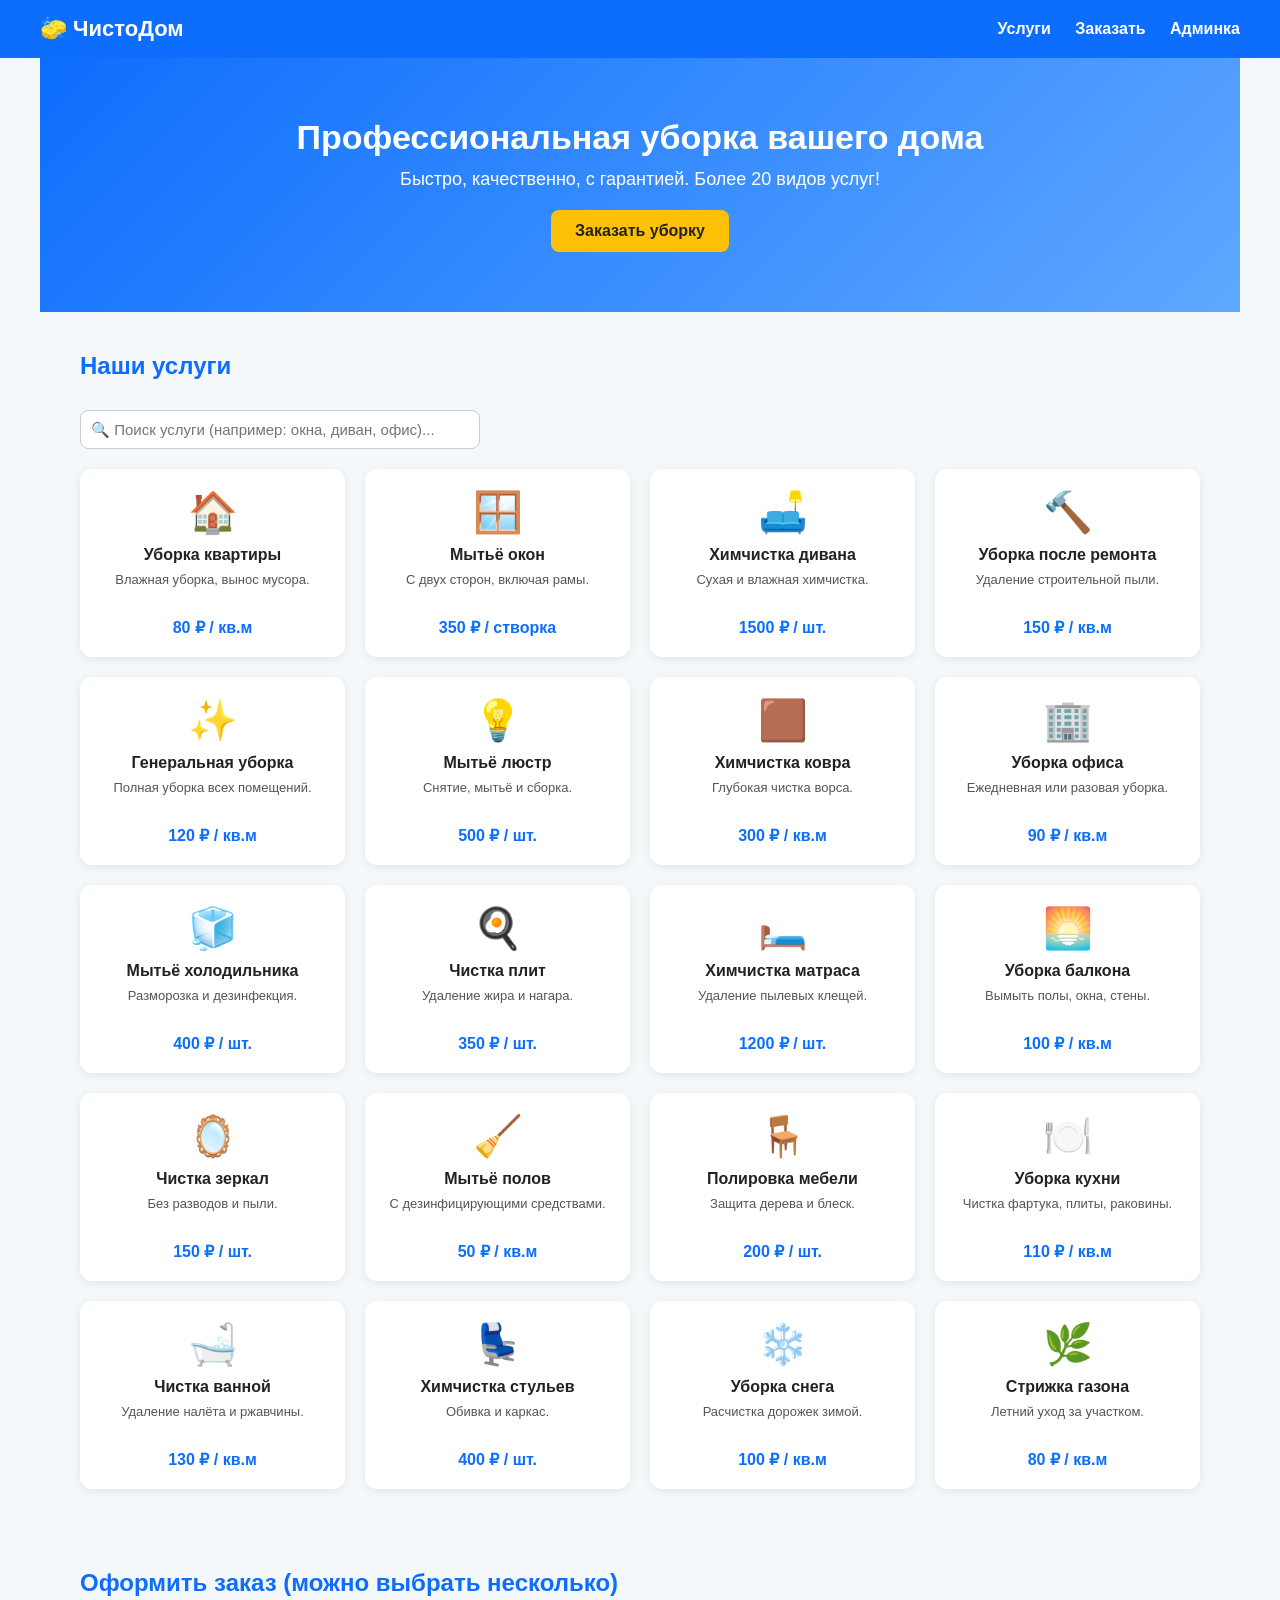
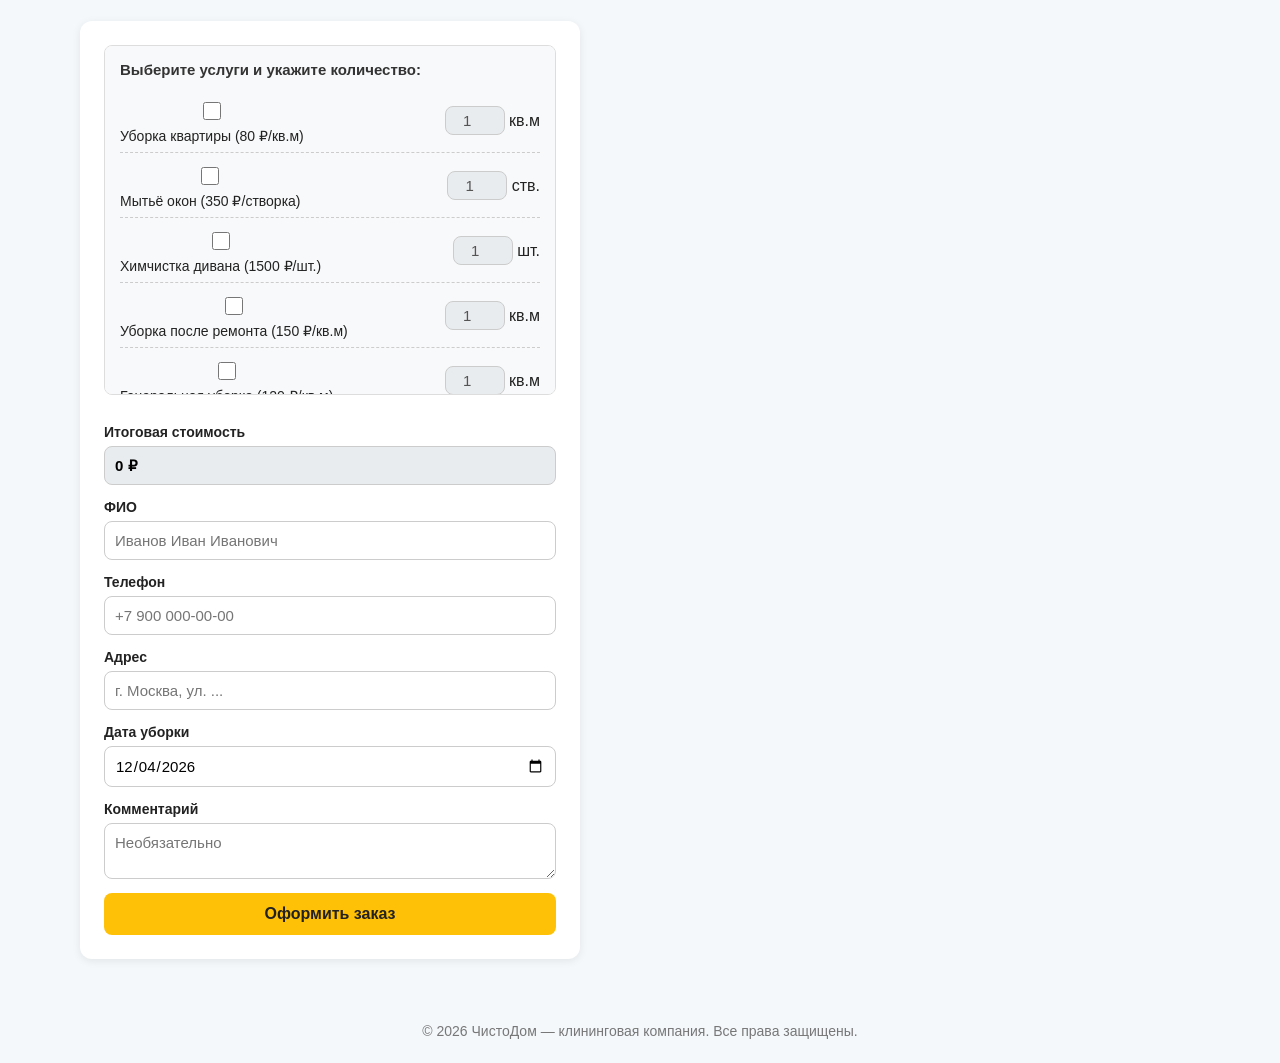
<file: index.html>
<!DOCTYPE html>
<html lang="ru">
<head>
<meta charset="UTF-8">
<meta name="viewport" content="width=device-width, initial-scale=1.0">
<title>ЧистоДом — клининговая компания</title>
<link rel="stylesheet" href="style.css">
</head>
<body>

<header>
  <div class="logo">🧽 ЧистоДом</div>
  <nav>
    <a href="#services">Услуги</a>
    <a href="#order">Заказать</a>
    <a href="admin.html">Админка</a>
  </nav>
</header>

<section class="hero">
  <h1>Профессиональная уборка вашего дома</h1>
  <p>Быстро, качественно, с гарантией. Более 20 видов услуг!</p>
  <a href="#order" class="btn">Заказать уборку</a>
</section>

<section id="services">
  <h2>Наши услуги</h2>
  <input type="text" id="search" placeholder="🔍 Поиск услуги (например: окна, диван, офис)..." class="search-input">
  
  <div class="cards" id="servicesList">
    <div class="card"><div class="icon">🏠</div><h3>Уборка квартиры</h3><p>Влажная уборка, вынос мусора.</p><span>80 ₽ / кв.м</span></div>
    <div class="card"><div class="icon">🪟</div><h3>Мытьё окон</h3><p>С двух сторон, включая рамы.</p><span>350 ₽ / створка</span></div>
    <div class="card"><div class="icon">🛋️</div><h3>Химчистка дивана</h3><p>Сухая и влажная химчистка.</p><span>1500 ₽ / шт.</span></div>
    <div class="card"><div class="icon">🔨</div><h3>Уборка после ремонта</h3><p>Удаление строительной пыли.</p><span>150 ₽ / кв.м</span></div>
    <div class="card"><div class="icon">✨</div><h3>Генеральная уборка</h3><p>Полная уборка всех помещений.</p><span>120 ₽ / кв.м</span></div>
    <div class="card"><div class="icon">💡</div><h3>Мытьё люстр</h3><p>Снятие, мытьё и сборка.</p><span>500 ₽ / шт.</span></div>
    <div class="card"><div class="icon">🟫</div><h3>Химчистка ковра</h3><p>Глубокая чистка ворса.</p><span>300 ₽ / кв.м</span></div>
    <div class="card"><div class="icon">🏢</div><h3>Уборка офиса</h3><p>Ежедневная или разовая уборка.</p><span>90 ₽ / кв.м</span></div>
    <div class="card"><div class="icon">🧊</div><h3>Мытьё холодильника</h3><p>Разморозка и дезинфекция.</p><span>400 ₽ / шт.</span></div>
    <div class="card"><div class="icon">🍳</div><h3>Чистка плит</h3><p>Удаление жира и нагара.</p><span>350 ₽ / шт.</span></div>
    <div class="card"><div class="icon">🛏️</div><h3>Химчистка матраса</h3><p>Удаление пылевых клещей.</p><span>1200 ₽ / шт.</span></div>
    <div class="card"><div class="icon">🌅</div><h3>Уборка балкона</h3><p>Вымыть полы, окна, стены.</p><span>100 ₽ / кв.м</span></div>
    <div class="card"><div class="icon">🪞</div><h3>Чистка зеркал</h3><p>Без разводов и пыли.</p><span>150 ₽ / шт.</span></div>
    <div class="card"><div class="icon">🧹</div><h3>Мытьё полов</h3><p>С дезинфицирующими средствами.</p><span>50 ₽ / кв.м</span></div>
    <div class="card"><div class="icon">🪑</div><h3>Полировка мебели</h3><p>Защита дерева и блеск.</p><span>200 ₽ / шт.</span></div>
    <div class="card"><div class="icon">🍽️</div><h3>Уборка кухни</h3><p>Чистка фартука, плиты, раковины.</p><span>110 ₽ / кв.м</span></div>
    <div class="card"><div class="icon">🛁</div><h3>Чистка ванной</h3><p>Удаление налёта и ржавчины.</p><span>130 ₽ / кв.м</span></div>
    <div class="card"><div class="icon">💺</div><h3>Химчистка стульев</h3><p>Обивка и каркас.</p><span>400 ₽ / шт.</span></div>
    <div class="card"><div class="icon">❄️</div><h3>Уборка снега</h3><p>Расчистка дорожек зимой.</p><span>100 ₽ / кв.м</span></div>
    <div class="card"><div class="icon">🌿</div><h3>Стрижка газона</h3><p>Летний уход за участком.</p><span>80 ₽ / кв.м</span></div>
  </div>
</section>

<section id="order">
  <h2>Оформить заказ (можно выбрать несколько)</h2>
  
  <!-- ВОТ ЗДЕСЬ НАСТРОЙКА ОТПРАВКИ НА ПОЧТУ -->
  <form id="orderForm" action="https://formsubmit.co/gnarovdmitrij@gmail.com" method="POST">
    
    <!-- Скрытые поля для FormSubmit -->
    <input type="hidden" name="_subject" value="Новый заказ с сайта ЧистоДом!">
    <input type="hidden" name="_captcha" value="false">
    <input type="hidden" name="_template" value="table">
    <input type="hidden" name="_next" value="https://knovster.github.io/cleaning-site/">
    
    <!-- Поле для отправки услуг (сюда скрипт запишет выбранные чекбоксы) -->
    <input type="hidden" name="Выбранные_услуги" id="hiddenServices">

    <div class="multi-select-box">
      <p class="multi-title">Выберите услуги и укажите количество:</p>
      
      <div class="service-row">
        <label><input type="checkbox" class="srv-check" name="Уборка_квартиры" value="Да" data-name="Уборка квартиры" data-price="80" data-unit="кв.м"> Уборка квартиры (80 ₽/кв.м)</label>
        <div class="qty-box"><input type="number" class="srv-qty" name="Уборка_квартиры_колво" min="1" value="1" disabled> <span class="unit-label">кв.м</span></div>
      </div>
      <div class="service-row">
        <label><input type="checkbox" class="srv-check" name="Мытье_окон" value="Да" data-name="Мытьё окон" data-price="350" data-unit="створка"> Мытьё окон (350 ₽/створка)</label>
        <div class="qty-box"><input type="number" class="srv-qty" name="Мытье_окон_колво" min="1" value="1" disabled> <span class="unit-label">ств.</span></div>
      </div>
      <div class="service-row">
        <label><input type="checkbox" class="srv-check" name="Химчистка_дивана" value="Да" data-name="Химчистка дивана" data-price="1500" data-unit="шт."> Химчистка дивана (1500 ₽/шт.)</label>
        <div class="qty-box"><input type="number" class="srv-qty" name="Химчистка_дивана_колво" min="1" value="1" disabled> <span class="unit-label">шт.</span></div>
      </div>
      <div class="service-row">
        <label><input type="checkbox" class="srv-check" name="Уборка_после_ремонта" value="Да" data-name="Уборка после ремонта" data-price="150" data-unit="кв.м"> Уборка после ремонта (150 ₽/кв.м)</label>
        <div class="qty-box"><input type="number" class="srv-qty" name="Уборка_после_ремонта_колво" min="1" value="1" disabled> <span class="unit-label">кв.м</span></div>
      </div>
      <div class="service-row">
        <label><input type="checkbox" class="srv-check" name="Генеральная_уборка" value="Да" data-name="Генеральная уборка" data-price="120" data-unit="кв.м"> Генеральная уборка (120 ₽/кв.м)</label>
        <div class="qty-box"><input type="number" class="srv-qty" name="Генеральная_уборка_колво" min="1" value="1" disabled> <span class="unit-label">кв.м</span></div>
      </div>
      <div class="service-row">
        <label><input type="checkbox" class="srv-check" name="Мытье_люстр" value="Да" data-name="Мытьё люстр" data-price="500" data-unit="шт."> Мытьё люстр (500 ₽/шт.)</label>
        <div class="qty-box"><input type="number" class="srv-qty" name="Мытье_люстр_колво" min="1" value="1" disabled> <span class="unit-label">шт.</span></div>
      </div>
      <div class="service-row">
        <label><input type="checkbox" class="srv-check" name="Химчистка_ковра" value="Да" data-name="Химчистка ковра" data-price="300" data-unit="кв.м"> Химчистка ковра (300 ₽/кв.м)</label>
        <div class="qty-box"><input type="number" class="srv-qty" name="Химчистка_ковра_колво" min="1" value="1" disabled> <span class="unit-label">кв.м</span></div>
      </div>
      <div class="service-row">
        <label><input type="checkbox" class="srv-check" name="Уборка_офиса" value="Да" data-name="Уборка офиса" data-price="90" data-unit="кв.м"> Уборка офиса (90 ₽/кв.м)</label>
        <div class="qty-box"><input type="number" class="srv-qty" name="Уборка_офиса_колво" min="1" value="1" disabled> <span class="unit-label">кв.м</span></div>
      </div>
      <div class="service-row">
        <label><input type="checkbox" class="srv-check" name="Мытье_холодильника" value="Да" data-name="Мытьё холодильника" data-price="400" data-unit="шт."> Мытьё холодильника (400 ₽/шт.)</label>
        <div class="qty-box"><input type="number" class="srv-qty" name="Мытье_холодильника_колво" min="1" value="1" disabled> <span class="unit-label">шт.</span></div>
      </div>
      <div class="service-row">
        <label><input type="checkbox" class="srv-check" name="Чистка_плит" value="Да" data-name="Чистка кухонных плит" data-price="350" data-unit="шт."> Чистка кухонных плит (350 ₽/шт.)</label>
        <div class="qty-box"><input type="number" class="srv-qty" name="Чистка_плит_колво" min="1" value="1" disabled> <span class="unit-label">шт.</span></div>
      </div>
      <div class="service-row">
        <label><input type="checkbox" class="srv-check" name="Химчистка_матраса" value="Да" data-name="Химчистка матраса" data-price="1200" data-unit="шт."> Химчистка матраса (1200 ₽/шт.)</label>
        <div class="qty-box"><input type="number" class="srv-qty" name="Химчистка_матраса_колво" min="1" value="1" disabled> <span class="unit-label">шт.</span></div>
      </div>
      <div class="service-row">
        <label><input type="checkbox" class="srv-check" name="Уборка_балкона" value="Да" data-name="Уборка балкона" data-price="100" data-unit="кв.м"> Уборка балкона (100 ₽/кв.м)</label>
        <div class="qty-box"><input type="number" class="srv-qty" name="Уборка_балкона_колво" min="1" value="1" disabled> <span class="unit-label">кв.м</span></div>
      </div>
      <div class="service-row">
        <label><input type="checkbox" class="srv-check" name="Чистка_зеркал" value="Да" data-name="Чистка зеркал" data-price="150" data-unit="шт."> Чистка зеркал (150 ₽/шт.)</label>
        <div class="qty-box"><input type="number" class="srv-qty" name="Чистка_зеркал_колво" min="1" value="1" disabled> <span class="unit-label">шт.</span></div>
      </div>
      <div class="service-row">
        <label><input type="checkbox" class="srv-check" name="Мытье_полов" value="Да" data-name="Мытьё полов" data-price="50" data-unit="кв.м"> Мытьё полов (50 ₽/кв.м)</label>
        <div class="qty-box"><input type="number" class="srv-qty" name="Мытье_полов_колво" min="1" value="1" disabled> <span class="unit-label">кв.м</span></div>
      </div>
      <div class="service-row">
        <label><input type="checkbox" class="srv-check" name="Полировка_мебели" value="Да" data-name="Полировка мебели" data-price="200" data-unit="шт."> Полировка мебели (200 ₽/шт.)</label>
        <div class="qty-box"><input type="number" class="srv-qty" name="Полировка_мебели_колво" min="1" value="1" disabled> <span class="unit-label">шт.</span></div>
      </div>
      <div class="service-row">
        <label><input type="checkbox" class="srv-check" name="Уборка_кухни" value="Да" data-name="Уборка кухни" data-price="110" data-unit="кв.м"> Уборка кухни (110 ₽/кв.м)</label>
        <div class="qty-box"><input type="number" class="srv-qty" name="Уборка_кухни_колво" min="1" value="1" disabled> <span class="unit-label">кв.м</span></div>
      </div>
      <div class="service-row">
        <label><input type="checkbox" class="srv-check" name="Чистка_ванной" value="Да" data-name="Чистка ванной" data-price="130" data-unit="кв.м"> Чистка ванной (130 ₽/кв.м)</label>
        <div class="qty-box"><input type="number" class="srv-qty" name="Чистка_ванной_колво" min="1" value="1" disabled> <span class="unit-label">кв.м</span></div>
      </div>
      <div class="service-row">
        <label><input type="checkbox" class="srv-check" name="Химчистка_стульев" value="Да" data-name="Химчистка стульев" data-price="400" data-unit="шт."> Химчистка стульев (400 ₽/шт.)</label>
        <div class="qty-box"><input type="number" class="srv-qty" name="Химчистка_стульев_колво" min="1" value="1" disabled> <span class="unit-label">шт.</span></div>
      </div>
      <div class="service-row">
        <label><input type="checkbox" class="srv-check" name="Уборка_снега" value="Да" data-name="Уборка снега" data-price="100" data-unit="кв.м"> Уборка снега (100 ₽/кв.м)</label>
        <div class="qty-box"><input type="number" class="srv-qty" name="Уборка_снега_колво" min="1" value="1" disabled> <span class="unit-label">кв.м</span></div>
      </div>
      <div class="service-row">
        <label><input type="checkbox" class="srv-check" name="Стрижка_газона" value="Да" data-name="Стрижка газона" data-price="80" data-unit="кв.м"> Стрижка газона (80 ₽/кв.м)</label>
        <div class="qty-box"><input type="number" class="srv-qty" name="Стрижка_газона_колво" min="1" value="1" disabled> <span class="unit-label">кв.м</span></div>
      </div>
    </div>

    <label>Итоговая стоимость
      <input type="text" id="total" readonly value="0 ₽" style="background: #e9ecef; font-weight: bold;">
    </label>
    
    <!-- ДОБАВЛЕНЫ АТРИБУТЫ NAME ДЛЯ ОТПРАВКИ НА ПОЧТУ -->
    <label>ФИО <input type="text" id="name" name="ФИО" required placeholder="Иванов Иван Иванович"></label>
    <label>Телефон <input type="tel" id="phone" name="Телефон" required placeholder="+7 900 000-00-00"></label>
    <label>Адрес <input type="text" id="address" name="Адрес" required placeholder="г. Москва, ул. ..."></label>
    
    <label>Дата уборки 
      <input type="date" id="date" name="Дата_уборки" required>
    </label>
    
    <label>Комментарий <textarea id="comment" name="Комментарий" rows="2" placeholder="Необязательно"></textarea></label>

    <button type="submit" class="btn">Оформить заказ</button>
  </form>
  <div id="result" class="result"></div>
</section>

<footer>
  <p>© 2026 ЧистоДом — клининговая компания. Все права защищены.</p>
</footer>

<script>
const dateInput = document.getElementById('date');
const today = new Date();
const yyyy = today.getFullYear();
const mm = String(today.getMonth() + 1).padStart(2, '0');
const dd = String(today.getDate()).padStart(2, '0');
const todayStr = `${yyyy}-${mm}-${dd}`;
dateInput.min = todayStr;
dateInput.value = todayStr;

const searchInput = document.getElementById('search');
const cards = document.querySelectorAll('.card');
searchInput.addEventListener('input', function() {
  const val = this.value.toLowerCase();
  cards.forEach(card => {
    card.style.display = card.textContent.toLowerCase().includes(val) ? 'block' : 'none';
  });
});

const checkBoxes = document.querySelectorAll('.srv-check');
const totalInput = document.getElementById('total');

checkBoxes.forEach(cb => {
  cb.addEventListener('change', function() {
    const qtyInput = this.closest('.service-row').querySelector('.srv-qty');
    qtyInput.disabled = !this.checked;
    calcTotal();
  });
});

document.querySelectorAll('.srv-qty').forEach(input => {
  input.addEventListener('input', calcTotal);
});

function calcTotal() {
  let total = 0;
  checkBoxes.forEach(cb => {
    if (cb.checked) {
      const price = parseInt(cb.dataset.price);
      const qty = parseInt(cb.closest('.service-row').querySelector('.srv-qty').value) || 0;
      total += price * qty;
    }
  });
  totalInput.value = total + ' ₽';
}

const form = document.getElementById('orderForm');
form.addEventListener('submit', function(e) {
  let selectedServices = [];
  checkBoxes.forEach(cb => {
    if (cb.checked) {
      const name = cb.dataset.name;
      const qty = cb.closest('.service-row').querySelector('.srv-qty').value;
      const unit = cb.dataset.unit;
      selectedServices.push(`${name} (${qty} ${unit})`);
    }
  });

  if (selectedServices.length === 0) {
    e.preventDefault();
    alert('Пожалуйста, выберите хотя бы одну услугу!');
    return;
  }

  // Записываем список выбранных услуг в скрытое поле для отправки на почту
  document.getElementById('hiddenServices').value = selectedServices.join(', ');

  // СОХРАНЯЕМ В АДМИНКУ (localStorage)
  const orders = JSON.parse(localStorage.getItem('orders') || '[]');
  const order = {
    id: orders.length + 1,
    service: selectedServices.join(', '),
    total: totalInput.value,
    name: document.getElementById('name').value,
    phone: document.getElementById('phone').value,
    address: document.getElementById('address').value,
    date: document.getElementById('date').value,
    comment: document.getElementById('comment').value,
    created: new Date().toLocaleString('ru-RU')
  };
  orders.push(order);
  localStorage.setItem('orders', JSON.stringify(orders));

  // Показываем сообщение, пока форма летит на почту
  document.getElementById('result').innerHTML =
    '✅ Заявка №' + order.id + ' принята! <br>Итоговая стоимость: <b>' + order.total + '</b>.<br><small>Отправляем данные...</small>';
  
  form.querySelector('button[type="submit"]').disabled = true;

  // Через 2 секунды очищаем форму (данные уже улетели на почту)
  setTimeout(function() {
    form.reset();
    dateInput.value = todayStr;
    checkBoxes.forEach(cb => {
      cb.checked = false;
      cb.closest('.service-row').querySelector('.srv-qty').disabled = true;
      cb.closest('.service-row').querySelector('.srv-qty').value = 1;
    });
    totalInput.value = '0 ₽';
    form.querySelector('button[type="submit"]').disabled = false;
  }, 2000); 
});
</script>
</body>
</html>
</file>
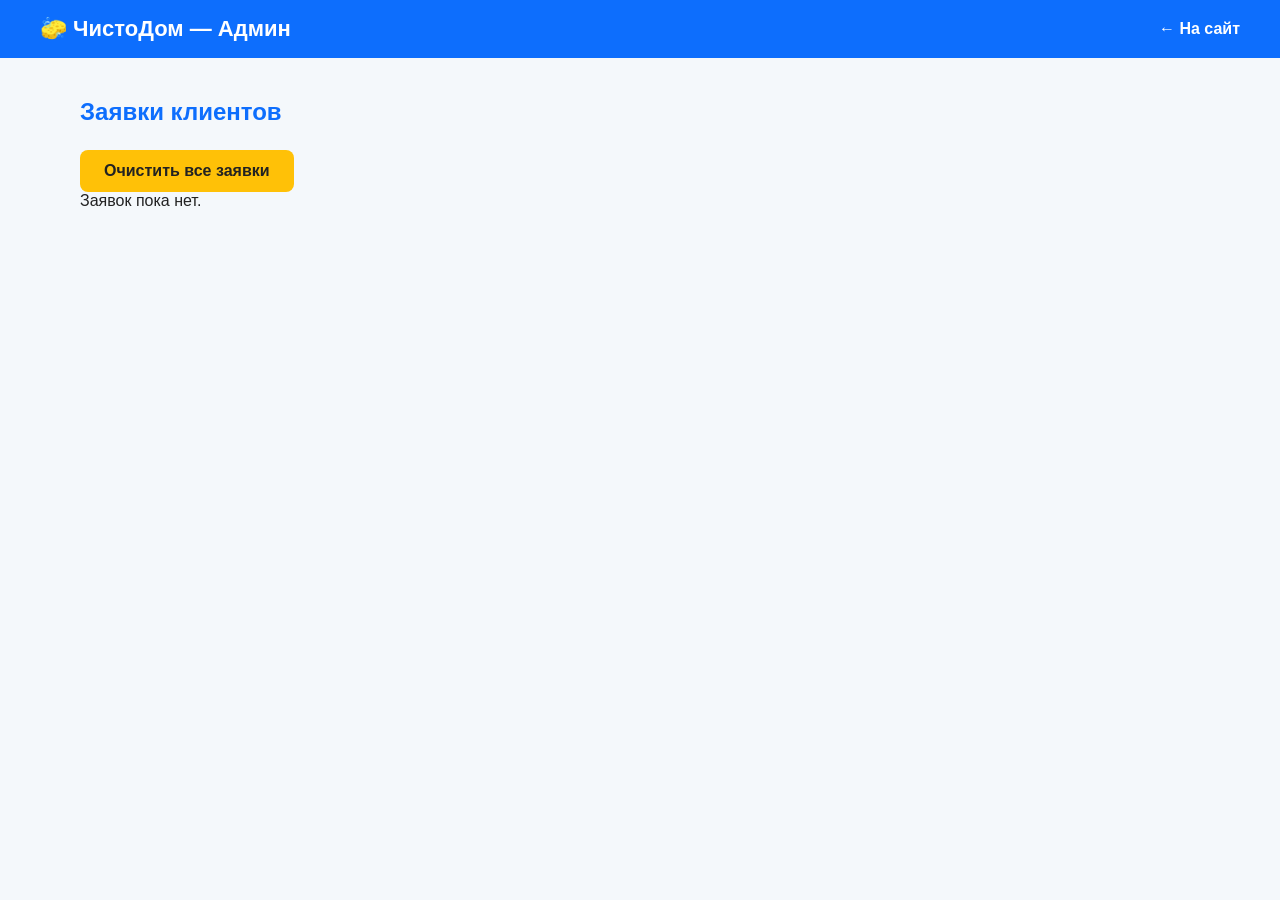
<file: admin.html>
<!DOCTYPE html>
<html lang="ru">
<head>
<meta charset="UTF-8">
<title>Админ-панель — ЧистоДом</title>
<link rel="stylesheet" href="style.css">
</head>
<body>
<header>
  <div class="logo">🧽 ЧистоДом — Админ</div>
  <nav><a href="index.html">← На сайт</a></nav>
</header>
<section>
  <h2>Заявки клиентов</h2>
  <button class="btn" onclick="clearOrders()">Очистить все заявки</button>
  <div id="orders"></div>
</section>
<script>
function render() {
  const orders = JSON.parse(localStorage.getItem('orders') || '[]');
  const box = document.getElementById('orders');
  if (!orders.length) { box.innerHTML = '<p>Заявок пока нет.</p>'; return; }
  
  // ДОБАВЛЕНА КОЛОНКА "КОММЕНТАРИЙ" И ПЕРЕИМЕНОВАНА "ФИО"
  let html = '<table style="white-space: nowrap;"><tr><th>№</th><th>Услуга</th><th>Кол-во</th><th>Сумма</th><th>ФИО</th><th>Телефон</th><th>Адрес</th><th>Дата</th><th>Комментарий</th><th>Создана</th></tr>';
  
  orders.forEach(o => {
    let totalSqM = 0;
    let totalPcs = 0;
    let totalStv = 0;
    let otherUnits = [];

    if (o.service) {
      let matches = o.service.match(/\((\d+)\s*([а-яА-Яa-zA-Z.]+)\)/g);
      if (matches) {
        matches.forEach(m => {
          let num = parseInt(m.match(/\d+/)[0]);
          let unit = m.match(/[а-яА-Яa-zA-Z.]+/)[0];
          
          if (unit === 'кв.м') totalSqM += num;
          else if (unit === 'шт.') totalPcs += num;
          else if (unit === 'створка') totalStv += num;
          else otherUnits.push(`${num} ${unit}`);
        });
      }
    }

    let qtyParts = [];
    if (totalSqM > 0) qtyParts.push(`${totalSqM} кв.м`);
    if (totalPcs > 0) qtyParts.push(`${totalPcs} шт.`);
    if (totalStv > 0) qtyParts.push(`${totalStv} ств.`);
    if (otherUnits.length > 0) qtyParts.push(otherUnits.join(', '));
    
    let displayQty = qtyParts.length > 0 ? qtyParts.join(' + ') : '—';

    let formattedDate = o.date;
    if (o.date && o.date.includes('-')) {
      let parts = o.date.split('-');
      formattedDate = `${parts[2]}.${parts[1]}.${parts[0]}`;
    }

    // Выводим комментарий. Если пустой, ставим прочерк.
    let displayComment = o.comment ? o.comment : '—';

    html += `<tr>
      <td>${o.id}</td>
      <td style="white-space: normal; min-width: 200px;">${o.service}</td>
      <td><b>${displayQty}</b></td>
      <td>${o.total}</td>
      <td>${o.name}</td>
      <td>${o.phone}</td>
      <td style="white-space: normal; min-width: 150px;">${o.address}</td>
      <td>${formattedDate}</td>
      <td style="white-space: normal; min-width: 150px;">${displayComment}</td>
      <td>${o.created}</td>
    </tr>`;
  });
  html += '</table>';
  box.innerHTML = html;
}
function clearOrders() {
  if (confirm('Удалить все заявки?')) { localStorage.removeItem('orders'); render(); }
}
render();
</script>
</body>
</html>
</file>
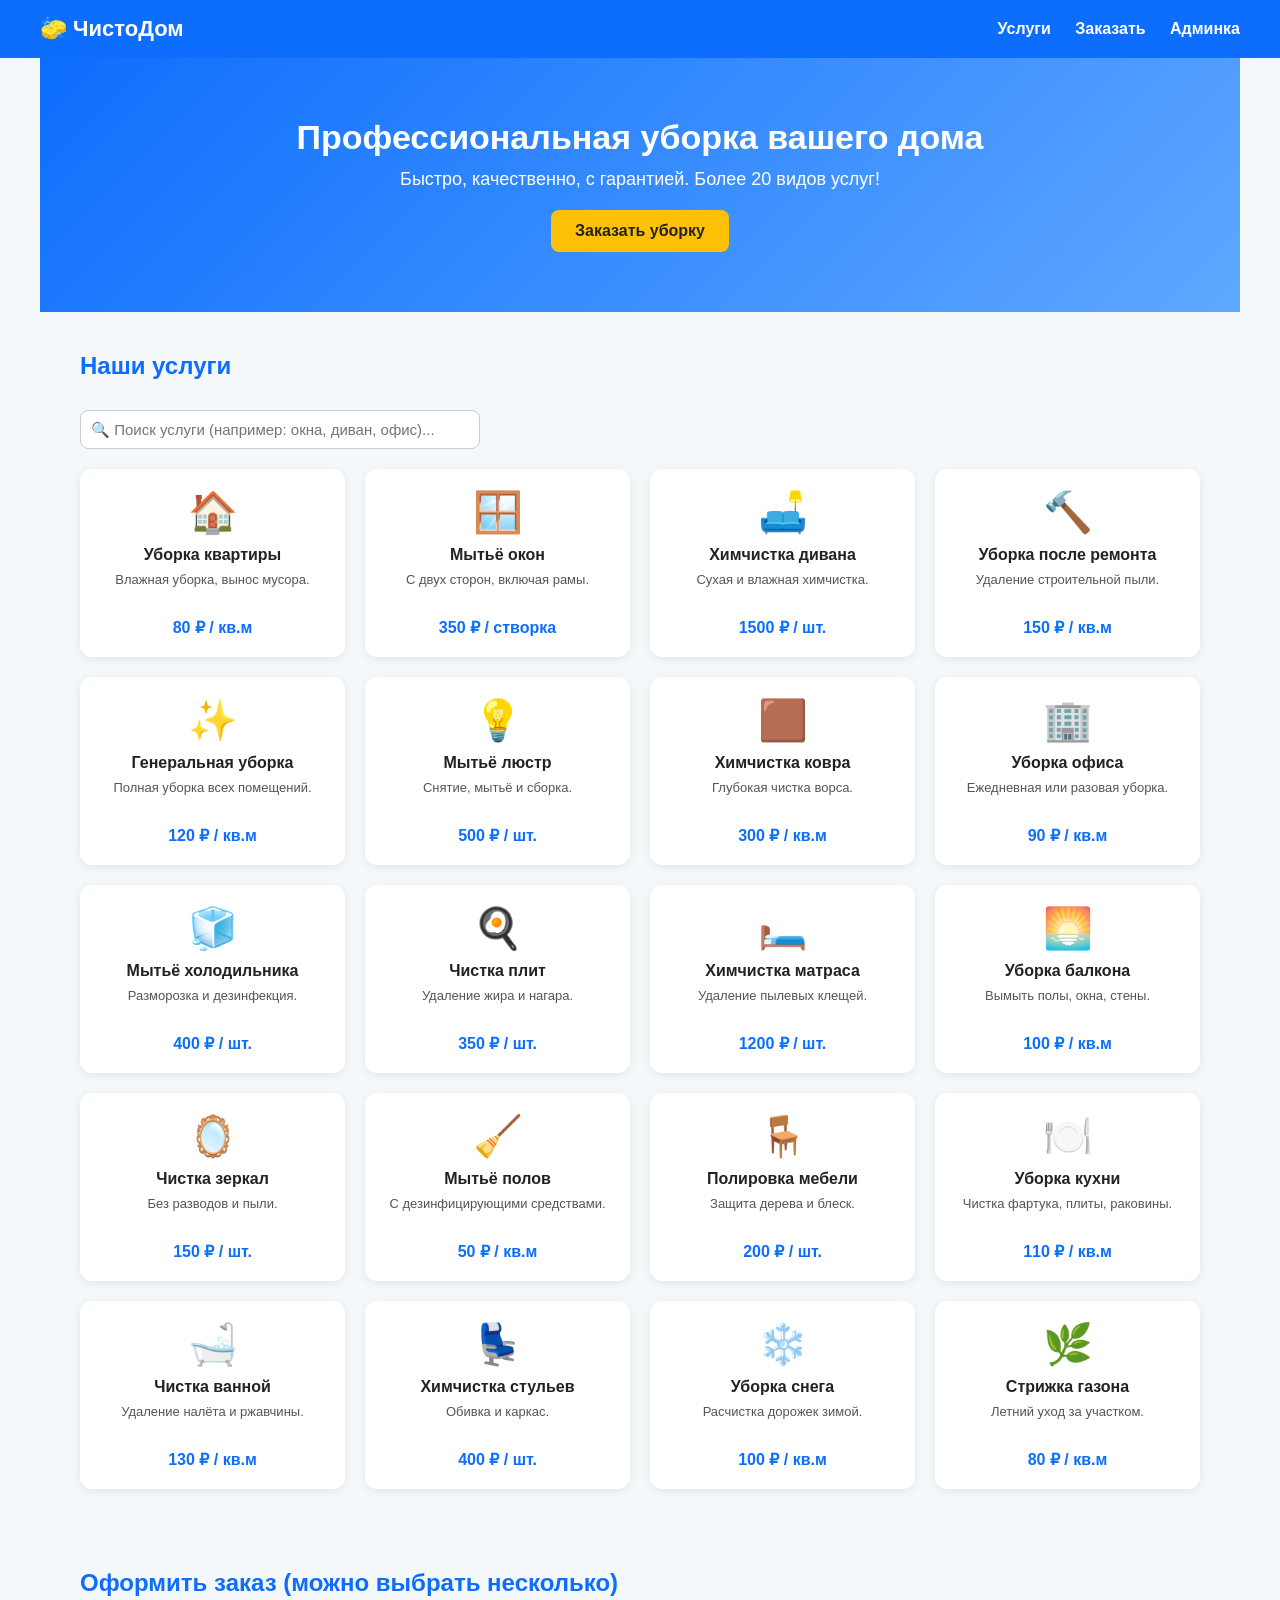
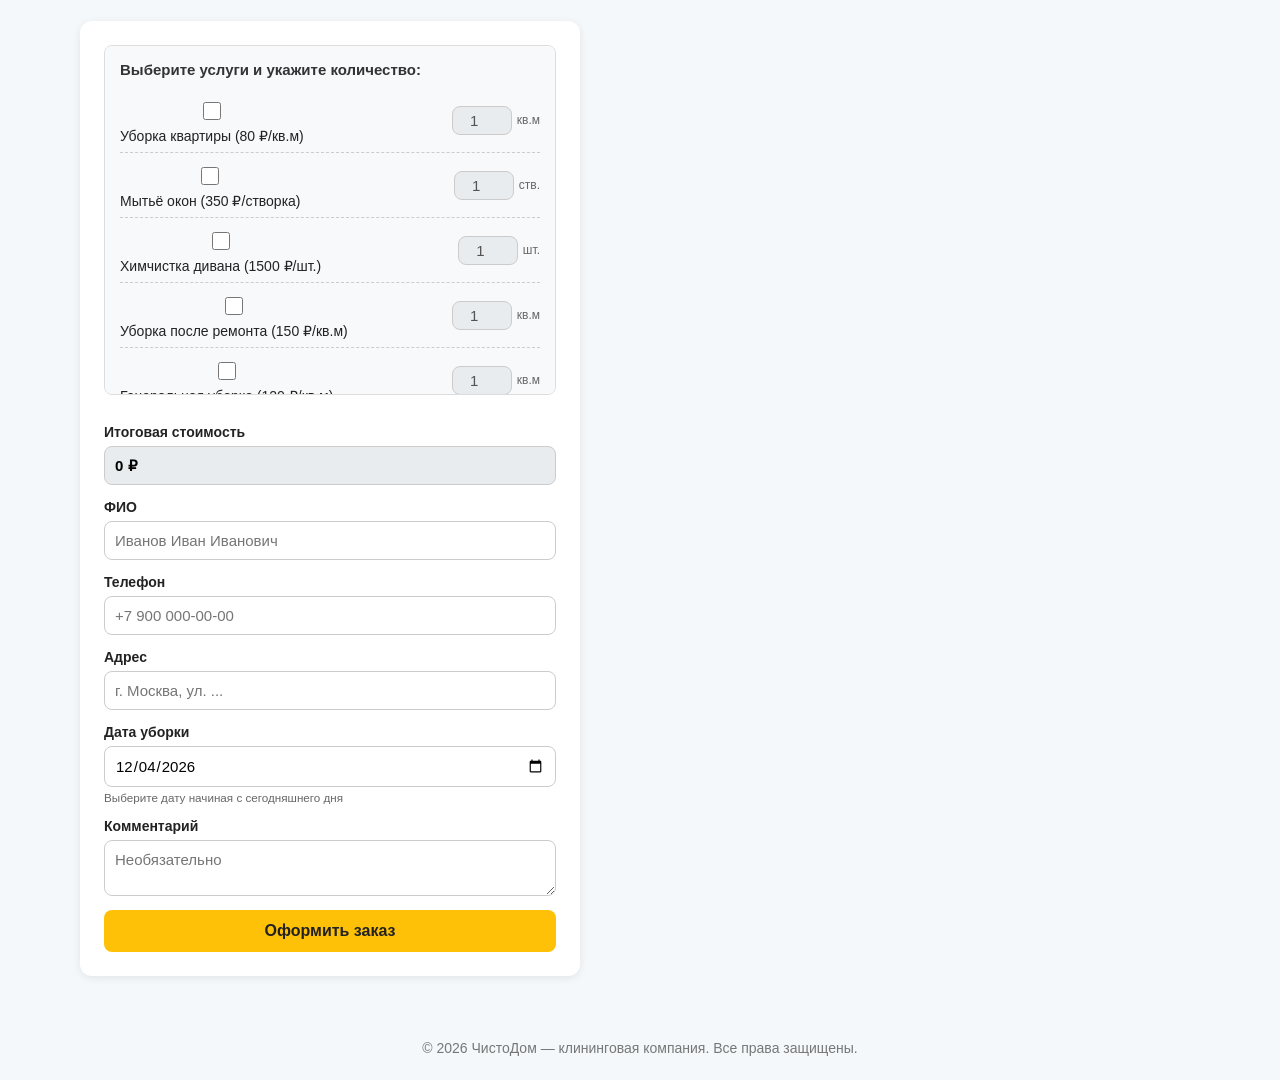
<file: deepseek_html_20261115_490d3f (2).html>
<!DOCTYPE html>
<html lang="ru">
<head>
<meta charset="UTF-8">
<meta name="viewport" content="width=device-width, initial-scale=1.0">
<title>ЧистоДом — клининговая компания</title>
<link rel="stylesheet" href="style.css">
<style>
  .search-input { margin-bottom: 20px; width: 100%; max-width: 400px; padding: 10px; border-radius: 8px; border: 1px solid #ccc; }
  .multi-select-box { background: #f8f9fa; border: 1px solid #ddd; border-radius: 8px; padding: 15px; margin-bottom: 15px; max-height: 350px; overflow-y: auto; }
  .multi-title { font-weight: bold; margin-bottom: 10px; font-size: 15px; color: #333; }
  .service-row { display: flex; justify-content: space-between; align-items: center; padding: 8px 0; border-bottom: 1px dashed #ccc; }
  .service-row:last-child { border-bottom: none; }
  .service-row label { font-weight: normal; cursor: pointer; font-size: 14px; display: flex; align-items: center; gap: 8px; }
  .service-row input[type="checkbox"] { width: 18px; height: 18px; cursor: pointer; }
  .service-row .qty-box { display: flex; align-items: center; gap: 5px; }
  .service-row input[type="number"] { width: 60px; padding: 5px; margin-top: 0; text-align: center; }
  .service-row input[type="number"]:disabled { background: #e9ecef; cursor: not-allowed; }
  .unit-label { font-size: 12px; color: #666; }
</style>
</head>
<body>

<header>
  <div class="logo">🧽 ЧистоДом</div>
  <nav>
    <a href="#services">Услуги</a>
    <a href="#order">Заказать</a>
    <a href="admin.html">Админка</a>
  </nav>
</header>

<section class="hero">
  <h1>Профессиональная уборка вашего дома</h1>
  <p>Быстро, качественно, с гарантией. Более 20 видов услуг!</p>
  <a href="#order" class="btn">Заказать уборку</a>
</section>

<section id="services">
  <h2>Наши услуги</h2>
  <input type="text" id="search" placeholder="🔍 Поиск услуги (например: окна, диван, офис)..." class="search-input">
  
  <div class="cards" id="servicesList">
    <div class="card"><div class="icon">🏠</div><h3>Уборка квартиры</h3><p>Влажная уборка, вынос мусора.</p><span>80 ₽ / кв.м</span></div>
    <div class="card"><div class="icon">🪟</div><h3>Мытьё окон</h3><p>С двух сторон, включая рамы.</p><span>350 ₽ / створка</span></div>
    <div class="card"><div class="icon">🛋️</div><h3>Химчистка дивана</h3><p>Сухая и влажная химчистка.</p><span>1500 ₽ / шт.</span></div>
    <div class="card"><div class="icon">🔨</div><h3>Уборка после ремонта</h3><p>Удаление строительной пыли.</p><span>150 ₽ / кв.м</span></div>
    <div class="card"><div class="icon">✨</div><h3>Генеральная уборка</h3><p>Полная уборка всех помещений.</p><span>120 ₽ / кв.м</span></div>
    <div class="card"><div class="icon">💡</div><h3>Мытьё люстр</h3><p>Снятие, мытьё и сборка.</p><span>500 ₽ / шт.</span></div>
    <div class="card"><div class="icon">🟫</div><h3>Химчистка ковра</h3><p>Глубокая чистка ворса.</p><span>300 ₽ / кв.м</span></div>
    <div class="card"><div class="icon">🏢</div><h3>Уборка офиса</h3><p>Ежедневная или разовая уборка.</p><span>90 ₽ / кв.м</span></div>
    <div class="card"><div class="icon">🧊</div><h3>Мытьё холодильника</h3><p>Разморозка и дезинфекция.</p><span>400 ₽ / шт.</span></div>
    <div class="card"><div class="icon">🍳</div><h3>Чистка плит</h3><p>Удаление жира и нагара.</p><span>350 ₽ / шт.</span></div>
    <div class="card"><div class="icon">🛏️</div><h3>Химчистка матраса</h3><p>Удаление пылевых клещей.</p><span>1200 ₽ / шт.</span></div>
    <div class="card"><div class="icon">🌅</div><h3>Уборка балкона</h3><p>Вымыть полы, окна, стены.</p><span>100 ₽ / кв.м</span></div>
    <div class="card"><div class="icon">🪞</div><h3>Чистка зеркал</h3><p>Без разводов и пыли.</p><span>150 ₽ / шт.</span></div>
    <div class="card"><div class="icon">🧹</div><h3>Мытьё полов</h3><p>С дезинфицирующими средствами.</p><span>50 ₽ / кв.м</span></div>
    <div class="card"><div class="icon">🪑</div><h3>Полировка мебели</h3><p>Защита дерева и блеск.</p><span>200 ₽ / шт.</span></div>
    <div class="card"><div class="icon">🍽️</div><h3>Уборка кухни</h3><p>Чистка фартука, плиты, раковины.</p><span>110 ₽ / кв.м</span></div>
    <div class="card"><div class="icon">🛁</div><h3>Чистка ванной</h3><p>Удаление налёта и ржавчины.</p><span>130 ₽ / кв.м</span></div>
    <div class="card"><div class="icon">💺</div><h3>Химчистка стульев</h3><p>Обивка и каркас.</p><span>400 ₽ / шт.</span></div>
    <div class="card"><div class="icon">❄️</div><h3>Уборка снега</h3><p>Расчистка дорожек зимой.</p><span>100 ₽ / кв.м</span></div>
    <div class="card"><div class="icon">🌿</div><h3>Стрижка газона</h3><p>Летний уход за участком.</p><span>80 ₽ / кв.м</span></div>
  </div>
</section>

<section id="order">
  <h2>Оформить заказ (можно выбрать несколько)</h2>
  <form id="orderForm">
    <div class="multi-select-box">
      <p class="multi-title">Выберите услуги и укажите количество:</p>
      
      <div class="service-row">
        <label><input type="checkbox" class="srv-check" data-name="Уборка квартиры" data-price="80" data-unit="кв.м"> Уборка квартиры (80 ₽/кв.м)</label>
        <div class="qty-box"><input type="number" class="srv-qty" min="1" value="1" disabled> <span class="unit-label">кв.м</span></div>
      </div>
      <div class="service-row">
        <label><input type="checkbox" class="srv-check" data-name="Мытьё окон" data-price="350" data-unit="створка"> Мытьё окон (350 ₽/створка)</label>
        <div class="qty-box"><input type="number" class="srv-qty" min="1" value="1" disabled> <span class="unit-label">ств.</span></div>
      </div>
      <div class="service-row">
        <label><input type="checkbox" class="srv-check" data-name="Химчистка дивана" data-price="1500" data-unit="шт."> Химчистка дивана (1500 ₽/шт.)</label>
        <div class="qty-box"><input type="number" class="srv-qty" min="1" value="1" disabled> <span class="unit-label">шт.</span></div>
      </div>
      <div class="service-row">
        <label><input type="checkbox" class="srv-check" data-name="Уборка после ремонта" data-price="150" data-unit="кв.м"> Уборка после ремонта (150 ₽/кв.м)</label>
        <div class="qty-box"><input type="number" class="srv-qty" min="1" value="1" disabled> <span class="unit-label">кв.м</span></div>
      </div>
      <div class="service-row">
        <label><input type="checkbox" class="srv-check" data-name="Генеральная уборка" data-price="120" data-unit="кв.м"> Генеральная уборка (120 ₽/кв.м)</label>
        <div class="qty-box"><input type="number" class="srv-qty" min="1" value="1" disabled> <span class="unit-label">кв.м</span></div>
      </div>
      <div class="service-row">
        <label><input type="checkbox" class="srv-check" data-name="Мытьё люстр" data-price="500" data-unit="шт."> Мытьё люстр (500 ₽/шт.)</label>
        <div class="qty-box"><input type="number" class="srv-qty" min="1" value="1" disabled> <span class="unit-label">шт.</span></div>
      </div>
      <div class="service-row">
        <label><input type="checkbox" class="srv-check" data-name="Химчистка ковра" data-price="300" data-unit="кв.м"> Химчистка ковра (300 ₽/кв.м)</label>
        <div class="qty-box"><input type="number" class="srv-qty" min="1" value="1" disabled> <span class="unit-label">кв.м</span></div>
      </div>
      <div class="service-row">
        <label><input type="checkbox" class="srv-check" data-name="Уборка офиса" data-price="90" data-unit="кв.м"> Уборка офиса (90 ₽/кв.м)</label>
        <div class="qty-box"><input type="number" class="srv-qty" min="1" value="1" disabled> <span class="unit-label">кв.м</span></div>
      </div>
      <div class="service-row">
        <label><input type="checkbox" class="srv-check" data-name="Мытьё холодильника" data-price="400" data-unit="шт."> Мытьё холодильника (400 ₽/шт.)</label>
        <div class="qty-box"><input type="number" class="srv-qty" min="1" value="1" disabled> <span class="unit-label">шт.</span></div>
      </div>
      <div class="service-row">
        <label><input type="checkbox" class="srv-check" data-name="Чистка кухонных плит" data-price="350" data-unit="шт."> Чистка кухонных плит (350 ₽/шт.)</label>
        <div class="qty-box"><input type="number" class="srv-qty" min="1" value="1" disabled> <span class="unit-label">шт.</span></div>
      </div>
      <div class="service-row">
        <label><input type="checkbox" class="srv-check" data-name="Химчистка матраса" data-price="1200" data-unit="шт."> Химчистка матраса (1200 ₽/шт.)</label>
        <div class="qty-box"><input type="number" class="srv-qty" min="1" value="1" disabled> <span class="unit-label">шт.</span></div>
      </div>
      <div class="service-row">
        <label><input type="checkbox" class="srv-check" data-name="Уборка балкона" data-price="100" data-unit="кв.м"> Уборка балкона (100 ₽/кв.м)</label>
        <div class="qty-box"><input type="number" class="srv-qty" min="1" value="1" disabled> <span class="unit-label">кв.м</span></div>
      </div>
      <div class="service-row">
        <label><input type="checkbox" class="srv-check" data-name="Чистка зеркал" data-price="150" data-unit="шт."> Чистка зеркал (150 ₽/шт.)</label>
        <div class="qty-box"><input type="number" class="srv-qty" min="1" value="1" disabled> <span class="unit-label">шт.</span></div>
      </div>
      <div class="service-row">
        <label><input type="checkbox" class="srv-check" data-name="Мытьё полов" data-price="50" data-unit="кв.м"> Мытьё полов (50 ₽/кв.м)</label>
        <div class="qty-box"><input type="number" class="srv-qty" min="1" value="1" disabled> <span class="unit-label">кв.м</span></div>
      </div>
      <div class="service-row">
        <label><input type="checkbox" class="srv-check" data-name="Полировка мебели" data-price="200" data-unit="шт."> Полировка мебели (200 ₽/шт.)</label>
        <div class="qty-box"><input type="number" class="srv-qty" min="1" value="1" disabled> <span class="unit-label">шт.</span></div>
      </div>
      <div class="service-row">
        <label><input type="checkbox" class="srv-check" data-name="Уборка кухни" data-price="110" data-unit="кв.м"> Уборка кухни (110 ₽/кв.м)</label>
        <div class="qty-box"><input type="number" class="srv-qty" min="1" value="1" disabled> <span class="unit-label">кв.м</span></div>
      </div>
      <div class="service-row">
        <label><input type="checkbox" class="srv-check" data-name="Чистка ванной" data-price="130" data-unit="кв.м"> Чистка ванной (130 ₽/кв.м)</label>
        <div class="qty-box"><input type="number" class="srv-qty" min="1" value="1" disabled> <span class="unit-label">кв.м</span></div>
      </div>
      <div class="service-row">
        <label><input type="checkbox" class="srv-check" data-name="Химчистка стульев" data-price="400" data-unit="шт."> Химчистка стульев (400 ₽/шт.)</label>
        <div class="qty-box"><input type="number" class="srv-qty" min="1" value="1" disabled> <span class="unit-label">шт.</span></div>
      </div>
      <div class="service-row">
        <label><input type="checkbox" class="srv-check" data-name="Уборка снега" data-price="100" data-unit="кв.м"> Уборка снега (100 ₽/кв.м)</label>
        <div class="qty-box"><input type="number" class="srv-qty" min="1" value="1" disabled> <span class="unit-label">кв.м</span></div>
      </div>
      <div class="service-row">
        <label><input type="checkbox" class="srv-check" data-name="Стрижка газона" data-price="80" data-unit="кв.м"> Стрижка газона (80 ₽/кв.м)</label>
        <div class="qty-box"><input type="number" class="srv-qty" min="1" value="1" disabled> <span class="unit-label">кв.м</span></div>
      </div>
    </div>

    <label>Итоговая стоимость
      <input type="text" id="total" readonly value="0 ₽" style="background: #e9ecef; font-weight: bold;">
    </label>
    
    <!-- ТУТ ИЗМЕНЕНО НА ФИО -->
    <label>ФИО <input type="text" id="name" required placeholder="Иванов Иван Иванович"></label>
    
    <label>Телефон <input type="tel" id="phone" required placeholder="+7 900 000-00-00"></label>
    <label>Адрес <input type="text" id="address" required placeholder="г. Москва, ул. ..."></label>
    
    <label>Дата уборки 
      <input type="date" id="date" required>
      <small style="color: #666; font-weight: normal; margin-top: 4px; display: block;">Выберите дату начиная с сегодняшнего дня</small>
    </label>
    
    <label>Комментарий <textarea id="comment" rows="2" placeholder="Необязательно"></textarea></label>

    <button type="submit" class="btn">Оформить заказ</button>
  </form>
  <div id="result" class="result"></div>
</section>

<footer>
  <p>© 2026 ЧистоДом — клининговая компания. Все права защищены.</p>
</footer>

<script>
const dateInput = document.getElementById('date');
const today = new Date();
const yyyy = today.getFullYear();
const mm = String(today.getMonth() + 1).padStart(2, '0');
const dd = String(today.getDate()).padStart(2, '0');
const todayStr = `${yyyy}-${mm}-${dd}`;

dateInput.min = todayStr;
dateInput.value = todayStr;

const searchInput = document.getElementById('search');
const cards = document.querySelectorAll('.card');
searchInput.addEventListener('input', function() {
  const val = this.value.toLowerCase();
  cards.forEach(card => {
    card.style.display = card.textContent.toLowerCase().includes(val) ? 'block' : 'none';
  });
});

const checkBoxes = document.querySelectorAll('.srv-check');
const totalInput = document.getElementById('total');

checkBoxes.forEach(cb => {
  cb.addEventListener('change', function() {
    const qtyInput = this.closest('.service-row').querySelector('.srv-qty');
    qtyInput.disabled = !this.checked;
    calcTotal();
  });
});

document.querySelectorAll('.srv-qty').forEach(input => {
  input.addEventListener('input', calcTotal);
});

function calcTotal() {
  let total = 0;
  checkBoxes.forEach(cb => {
    if (cb.checked) {
      const price = parseInt(cb.dataset.price);
      const qty = parseInt(cb.closest('.service-row').querySelector('.srv-qty').value) || 0;
      total += price * qty;
    }
  });
  totalInput.value = total + ' ₽';
}

const form = document.getElementById('orderForm');
form.addEventListener('submit', function(e) {
  e.preventDefault();
  
  let selectedServices = [];
  checkBoxes.forEach(cb => {
    if (cb.checked) {
      const name = cb.dataset.name;
      const qty = cb.closest('.service-row').querySelector('.srv-qty').value;
      const unit = cb.dataset.unit;
      selectedServices.push(`${name} (${qty} ${unit})`);
    }
  });

  if (selectedServices.length === 0) {
    alert('Пожалуйста, выберите хотя бы одну услугу!');
    return;
  }

  const orders = JSON.parse(localStorage.getItem('orders') || '[]');
  const order = {
    id: orders.length + 1,
    service: selectedServices.join(', '),
    total: totalInput.value,
    name: document.getElementById('name').value,
    phone: document.getElementById('phone').value,
    address: document.getElementById('address').value,
    date: document.getElementById('date').value,
    comment: document.getElementById('comment').value,
    created: new Date().toLocaleString('ru-RU')
  };
  orders.push(order);
  localStorage.setItem('orders', JSON.stringify(orders));
  
  document.getElementById('result').innerHTML =
    '✅ Заявка №' + order.id + ' принята! Итоговая стоимость: <b>' + order.total + '</b>. Мы позвоним вам.';
  
  form.reset();
  dateInput.value = todayStr;

  checkBoxes.forEach(cb => {
    cb.checked = false;
    cb.closest('.service-row').querySelector('.srv-qty').disabled = true;
    cb.closest('.service-row').querySelector('.srv-qty').value = 1;
  });
  totalInput.value = '0 ₽';
});
</script>
</body>
</html>
</file>
<file: style.css>
* { box-sizing: border-box; margin: 0; padding: 0; font-family: Arial, sans-serif; }
body { background: #f4f8fb; color: #222; }

header { display: flex; justify-content: space-between; align-items: center;
  padding: 16px 40px; background: #0d6efd; color: #fff; }
.logo { font-size: 22px; font-weight: bold; }
nav a { color: #fff; margin-left: 20px; text-decoration: none; font-weight: bold; }
nav a:hover { text-decoration: underline; }

.hero { text-align: center; padding: 60px 20px; background: linear-gradient(135deg,#0d6efd,#5fa8ff); color:#fff; }
.hero h1 { font-size: 34px; margin-bottom: 12px; }
.hero p { margin-bottom: 20px; font-size: 18px; }

.btn { display: inline-block; background: #ffc107; color: #222; padding: 12px 24px;
  border: none; border-radius: 8px; font-size: 16px; cursor: pointer; text-decoration: none; font-weight: bold; }
.btn:hover { background: #ffca2c; }

section { padding: 40px; max-width: 1200px; margin: 0 auto; }
h2 { margin-bottom: 24px; color: #0d6efd; }

.cards { display: grid; grid-template-columns: repeat(auto-fill,minmax(220px,1fr)); gap: 20px; }
.card { background: #fff; border-radius: 12px; padding: 20px; text-align: center;
  box-shadow: 0 2px 8px rgba(0,0,0,.08); transition: transform 0.2s; }
.card:hover { transform: translateY(-5px); }
.card .icon { font-size: 40px; margin-bottom: 10px; }
.card h3 { margin-bottom: 8px; font-size: 16px; }
.card p { font-size: 13px; color: #555; margin-bottom: 10px; height: 36px; }
.card span { color: #0d6efd; font-weight: bold; }

form { display: grid; gap: 14px; max-width: 500px; background: #fff;
  padding: 24px; border-radius: 12px; box-shadow: 0 2px 8px rgba(0,0,0,.08); }
label { display: flex; flex-direction: column; font-size: 14px; font-weight: bold; }
input, select, textarea { margin-top: 6px; padding: 10px; border: 1px solid #ccc;
  border-radius: 8px; font-size: 15px; font-weight: normal; }

.result { margin-top: 20px; padding: 16px; background: #d1e7dd; color: #0f5132;
  border-radius: 8px; display: none; }
.result:not(:empty) { display: block; }

footer { text-align: center; padding: 24px; color: #777; font-size: 14px; }

table { width: 100%; border-collapse: collapse; margin-top: 20px; background:#fff; }
th, td { border: 1px solid #ddd; padding: 10px; font-size: 14px; text-align: left; }
th { background: #0d6efd; color: #fff; }

/* --- Стили для формы мультивыбора услуг --- */
.search-input {
  margin-bottom: 20px; width: 100%; max-width: 400px; padding: 10px; border-radius: 8px; border: 1px solid #ccc;
}
.multi-select-box {
  background: #f8f9fa; border: 1px solid #ddd; border-radius: 8px; padding: 15px; margin-bottom: 15px; max-height: 350px; overflow-y: auto;
}
.multi-title { font-weight: bold; margin-bottom: 10px; font-size: 15px; color: #333; }
.service-row {
  display: flex; justify-content: space-between; align-items: center; padding: 8px 0; border-bottom: 1px dashed #ccc;
}
.service-row:last-child { border-bottom: none; }
.service-row label { font-weight: normal; cursor: pointer; font-size: 14px; display: flex; align-items: center; gap: 8px; }
.service-row input[type="checkbox"] { width: 18px; height: 18px; cursor: pointer; }
.service-row input[type="number"] { width: 60px; padding: 5px; margin-top: 0; text-align: center; }
.service-row input[type="number"]:disabled { background: #e9ecef; cursor: not-allowed; }
</file>
